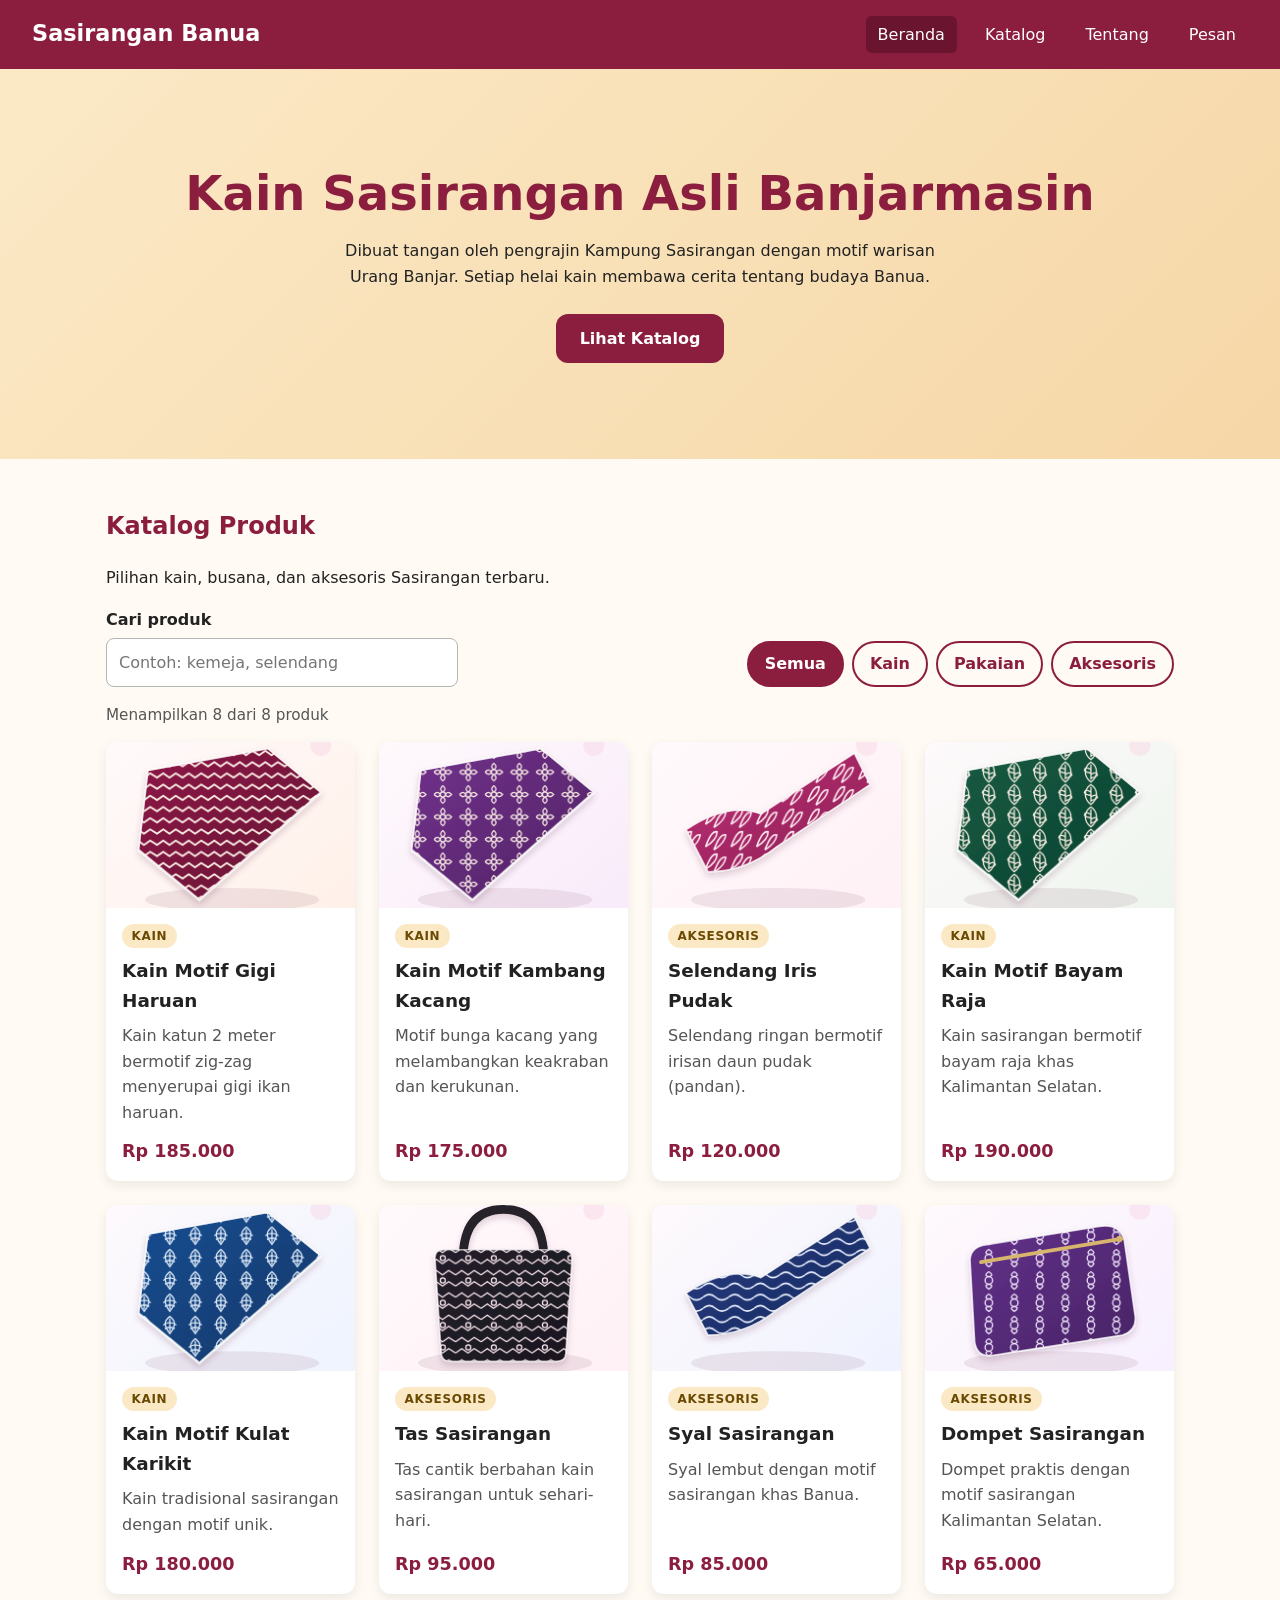
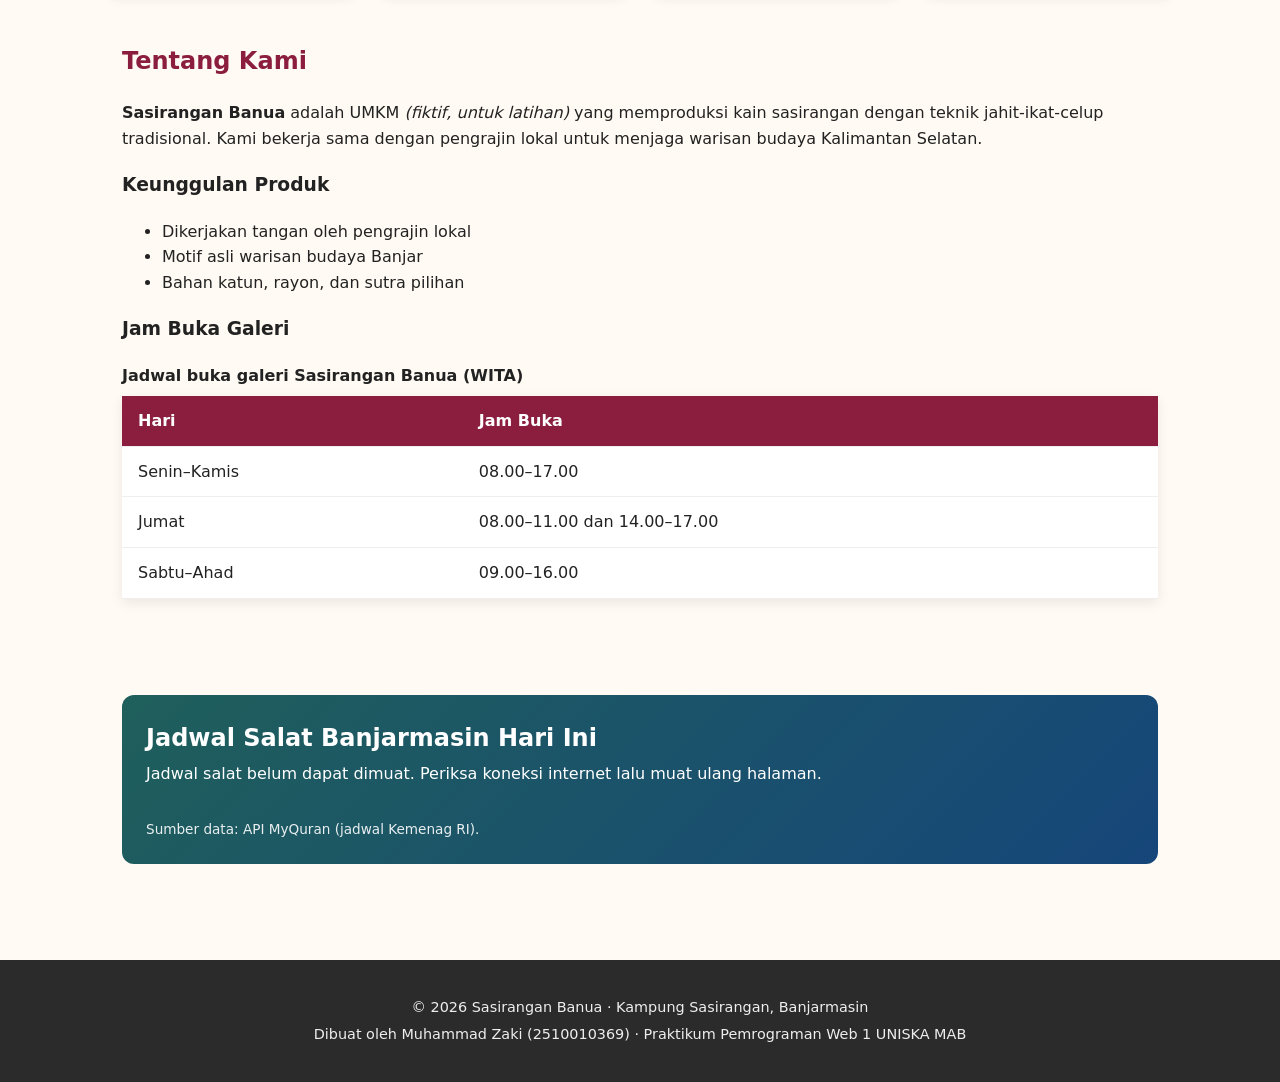
<file: index.html>
<!DOCTYPE html> 
<html lang="id">
<head> 
    <script src="js/jadwal-salat.js" defer></script> 
    <meta charset="UTF-8">  
    <meta name="viewport" content="width=device-width, initial-scale=1.0"> 
    <meta name="description" content="Katalog kain dan busana Sasirangan khas Banjarmasin 
      karya pengrajin lokal.">
       <link rel="stylesheet" href="css/style.css">
       <script src="js/katalog.js" defer></script>
       <title>Sasirangan Banua | Kain Khas Banjar</title>
       <link rel="icon" type="image/x-icon" href="img/favicon.ico">
    </head> 
    <body> 
        <!-- ========== HEADER & NAVIGASI ========== --> 
         <header class="header-situs">   
            <p class="logo"><a href="index.html">Sasirangan Banua</a></p>   
            <nav aria-label="Navigasi utama">     
                <ul class="menu">       
                    <li><a href="index.html" aria-current="page">Beranda</a></li>       
                    <li><a href="#katalog">Katalog</a></li>       
                    <li><a href="#tentang">Tentang</a></li>       
                    <li><a href="kontak.html">Pesan</a></li>     
                </ul>   
            </nav> 
        </header>
       <main>   <!-- ========== HERO ========== -->   
        <section class="hero" id="beranda">     
            <h1>Kain Sasirangan Asli Banjarmasin</h1>     
            <p>Dibuat tangan oleh pengrajin Kampung Sasirangan dengan motif warisan Urang Banjar.       
                Setiap helai kain membawa cerita tentang budaya Banua.</p>     
                <a class="tombol" href="#katalog">Lihat Katalog</a>   
            </section>
       <!-- ========== KATALOG ========== -->
    <section class="bagian" id="katalog">
      <h2>Katalog Produk</h2>
      <p>Pilihan kain, busana, dan aksesoris Sasirangan terbaru.</p>

     <div class="kontrol-katalog">
 <div class="kolom">
 <label for="cari">Cari produk</label>
 <input type="search" id="cari" placeholder="Contoh: kemeja, selendang">
 </div>
 <div class="filter" role="group" aria-label="Filter kategori">
 <button type="button" class="tombol-filter aktif" data-kategori="semua"
 aria-pressed="true">Semua</button>
 <button type="button" class="tombol-filter" data-kategori="kain"
 aria-pressed="false">Kain</button>
 <button type="button" class="tombol-filter" data-kategori="pakaian"
 aria-pressed="false">Pakaian</button>
 <button type="button" class="tombol-filter" data-kategori="aksesoris"
 aria-pressed="false">Aksesoris</button>
 </div>
</div>
<p id="info-jumlah" class="info-jumlah" aria-live="polite"></p>
<div id="daftar-katalog" class="katalog-grid"></div>
<noscript><p>Aktifkan JavaScript untuk melihat katalog produk.</p></noscript>
        <!-- ========== TENTANG ========== -->
    <section class="bagian" id="tentang">
      <h2>Tentang Kami</h2>
      <p>
        <strong>Sasirangan Banua</strong> adalah UMKM
        <em>(fiktif, untuk latihan)</em> yang memproduksi kain sasirangan
        dengan teknik jahit-ikat-celup tradisional. Kami bekerja sama
        dengan pengrajin lokal untuk menjaga warisan budaya Kalimantan Selatan.
      </p>

      <h3>Keunggulan Produk</h3>
      <ul>
        <li>Dikerjakan tangan oleh pengrajin lokal</li>
        <li>Motif asli warisan budaya Banjar</li>
        <li>Bahan katun, rayon, dan sutra pilihan</li>
      </ul>

      <h3>Jam Buka Galeri</h3>
      <table>
        <caption>Jadwal buka galeri Sasirangan Banua (WITA)</caption>
        <thead>
          <tr>
            <th scope="col">Hari</th>
            <th scope="col">Jam Buka</th>
          </tr>
        </thead>
        <tbody>
          <tr>
            <td>Senin–Kamis</td>
            <td>08.00–17.00</td>
          </tr>
          <tr>
            <td>Jumat</td>
            <td>08.00–11.00 dan 14.00–17.00</td>
          </tr>
          <tr>
            <td>Sabtu–Ahad</td>
            <td>09.00–16.00</td>
          </tr>
        </tbody>
      </table>
    </section>
    <!-- ========== JADWAL SALAT (data dari API) ========== -->
<section class="bagian" id="jadwal">
  <div class="jadwal-salat" id="jadwal-salat">
    <h2>Jadwal Salat Banjarmasin Hari Ini</h2>
    <p class="status" aria-live="polite">Memuat jadwal salat...</p>
    <ul class="daftar-waktu" hidden></ul>
    <p class="sumber">Sumber data: API MyQuran (jadwal Kemenag RI).</p>
  </div>
</section>

  </main>

    <!-- ========== FOOTER ========== --> 
  <footer class="footer-situs"> 
    <p>&copy; 2026 Sasirangan Banua &middot; Kampung Sasirangan, Banjarmasin</p> 
    <p>Dibuat oleh Muhammad Zaki (2510010369) &middot; Praktikum Pemrograman Web 1 UNISKA MAB</p> 
  </footer>
    </html>
</file>
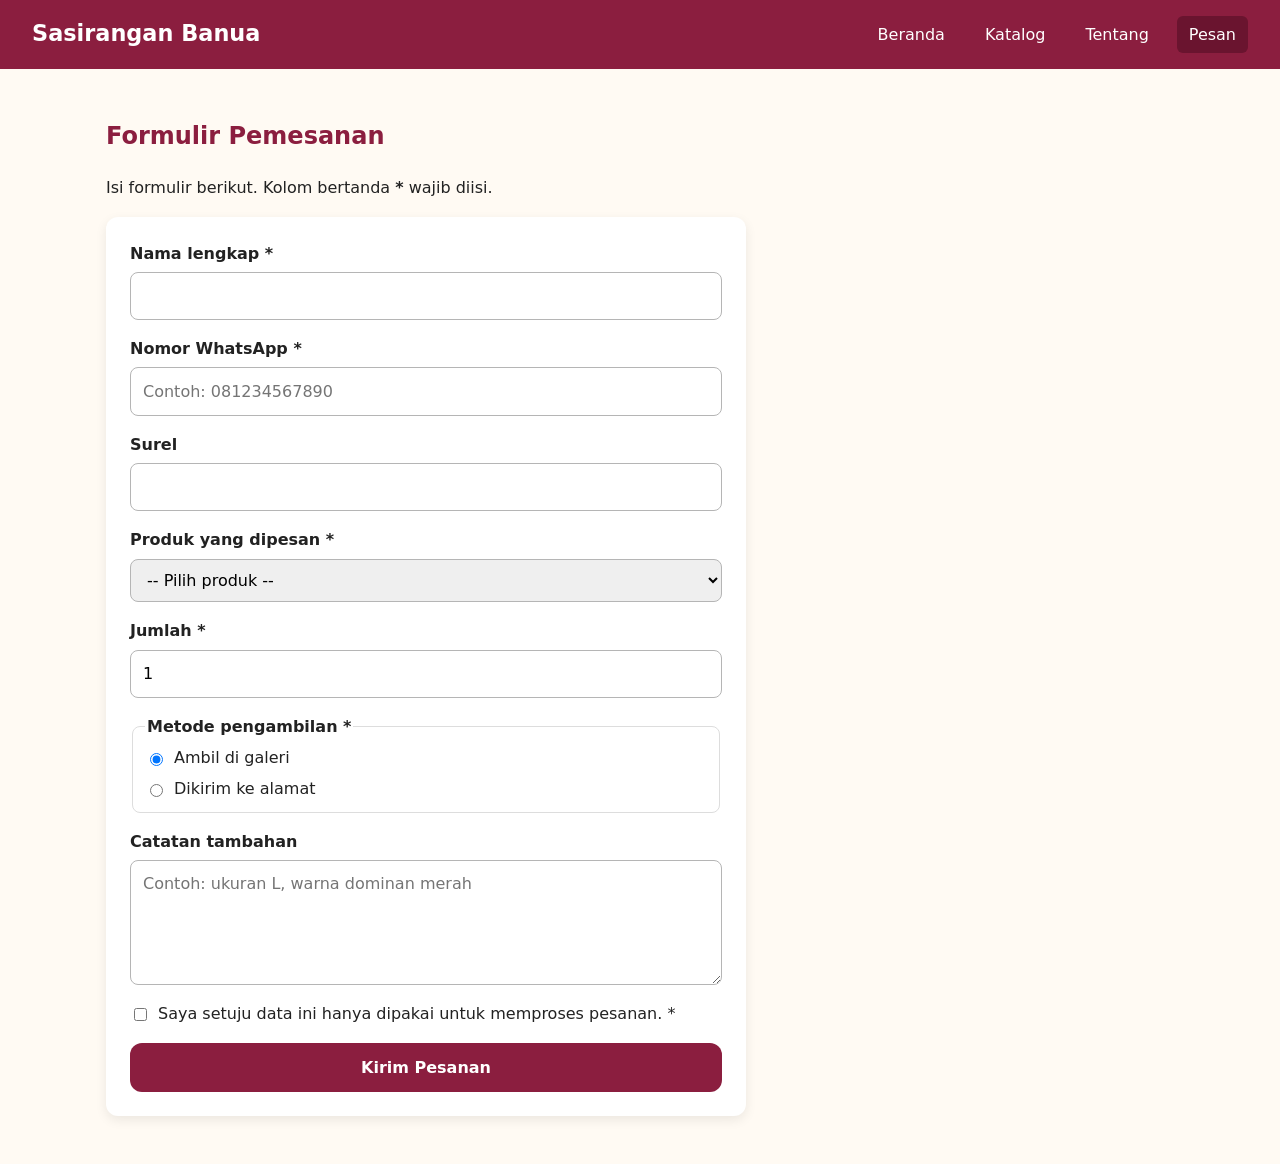
<file: kontak.html>
<!DOCTYPE html> 
<html lang="id">  
<head> 
<meta charset="UTF-8"> 
<meta name="viewport" content="width=device-width, initial-scale=1.0"> 
<meta name="description"
  content="Halaman Formulir Pemesanan Kain Sasirangan Banua: isi nama,nomor WhatsApp,produk, dan jumlah pesanan.">
  <link rel="stylesheet" href="css/style.css">
  <script src="js/form.js" defer></script> 
    <title>Pemesanan Kain Sasirangan</title>
</head>
<body>
        <!-- ========== HEADER & NAVIGASI ========== --> 
<header class="header-situs"> 
  <p class="logo"><a href="index.html">Sasirangan Banua</a></p> 
  <nav aria-label="Navigasi utama"> 
    <ul class="menu"> 
      <li><a href="index.html">Beranda</a></li> 
      <li><a href="index.html#katalog">Katalog</a></li> 
      <li><a href="#tentang">Tentang</a></li> 
      <li><a href="kontak.html" aria-current="page">Pesan</a></li> 
    </ul> 
  </nav> 
</header>

 <main> 
   <section class="bagian" id="pesan"> 
     <h1>Formulir Pemesanan</h1> 
     <p>Isi formulir berikut. Kolom bertanda <strong>*</strong> wajib diisi.</p> 
  
     <form id="form-pesan" class="form-pesan" action="#" method="get" novalidate> 
       <div class="kolom"> 
         <label for="nama">Nama lengkap *</label> 
         <input type="text" id="nama" name="nama" required minlength="3" autocomplete="name"
         aria-describedby="error-nama"> 
         <p class="pesan-error" id="error-nama"></p>

       </div> 
  
       <div class="kolom"> 
         <label for="wa">Nomor WhatsApp *</label> 
         <input type="tel" id="wa" name="wa" required pattern="08[0-9]{8,11}" 
           placeholder="Contoh: 081234567890" autocomplete="tel"
           aria-describedby="error-wa">
           <p class="pesan-error" id="error-wa"></p> 
       </div> 
  
       <div class="kolom"> 
         <label for="email">Surel</label> 
         <input type="email" id="email" name="email" autocomplete="email"
         aria-describedby="error-email"> 
         <p class="pesan-error" id="error-email"></p>

       </div> 
  
       <div class="kolom"> 
         <label for="produk">Produk yang dipesan *</label> 
         <select id="produk" name="produk" required aria-describedby="error-produk"> 
           <option value="">-- Pilih produk --</option> 
           <option>Kain Motif Gigi Haruan</option> 
           <option>Kain Motif Kambang Kacang</option> 
           <option>Selendang Iris Pudak</option> 
           <option>Kemeja Bayam Raja</option> 
           <option>Tas Naga Balimbur</option> 
           <option>Gamis Ombak Sinapur Karang</option> 
         </select> 
         <p class="pesan-error" id="error-produk"></p>

       </div> 
  
       <div class="kolom"> 
         <label for="jumlah">Jumlah *</label> 
         <input type="number" id="jumlah" name="jumlah" min="1" max="50" value="1" required
         aria-describedby="error-Jumlah"> 
         <p class="pesan-error" id="error-jumlah"></p>

       </div> 
  
       <fieldset> 
         <legend>Metode pengambilan *</legend> 
         <label><input type="radio" name="pengambilan" value="Ambil di galeri" checked> Ambil di galeri</label> 
         <label><input type="radio" name="pengambilan" value="Dikirim ke alamat"> Dikirim ke alamat</label> 
       </fieldset> 
  
       <div class="kolom"> 
         <label for="catatan">Catatan tambahan</label> 
         <textarea id="catatan" name="catatan" rows="4" maxlength="300" 
           placeholder="Contoh: ukuran L, warna dominan merah"></textarea> 
       </div> 

       <div class="kolom">
       <label class="cek"> 
         <input type="checkbox" id="setuju" name="setuju" required
         aria-describedby="error-setuju"> 
         Saya setuju data ini hanya dipakai untuk memproses pesanan. * 
       </label> 
       <p class="pesan-error" id="error-setuju"></p>
       </div>
   

       <button type="submit" class="tombol">Kirim Pesanan</button> 
     </form> 
     <!-- Muncul setelah formulir valid -->
<div id="hasil-pesan" class="hasil-pesan" hidden>
  <h2>Ringkasan Pesanan</h2>
  <pre id="ringkasan"></pre>
  <a id="tautan-wa" class="tombol" href="#" target="_blank" rel="noopener">Lanjutkan ke WhatsApp</a>
</div>
   </section> 
 </main> 
</body>
</file>
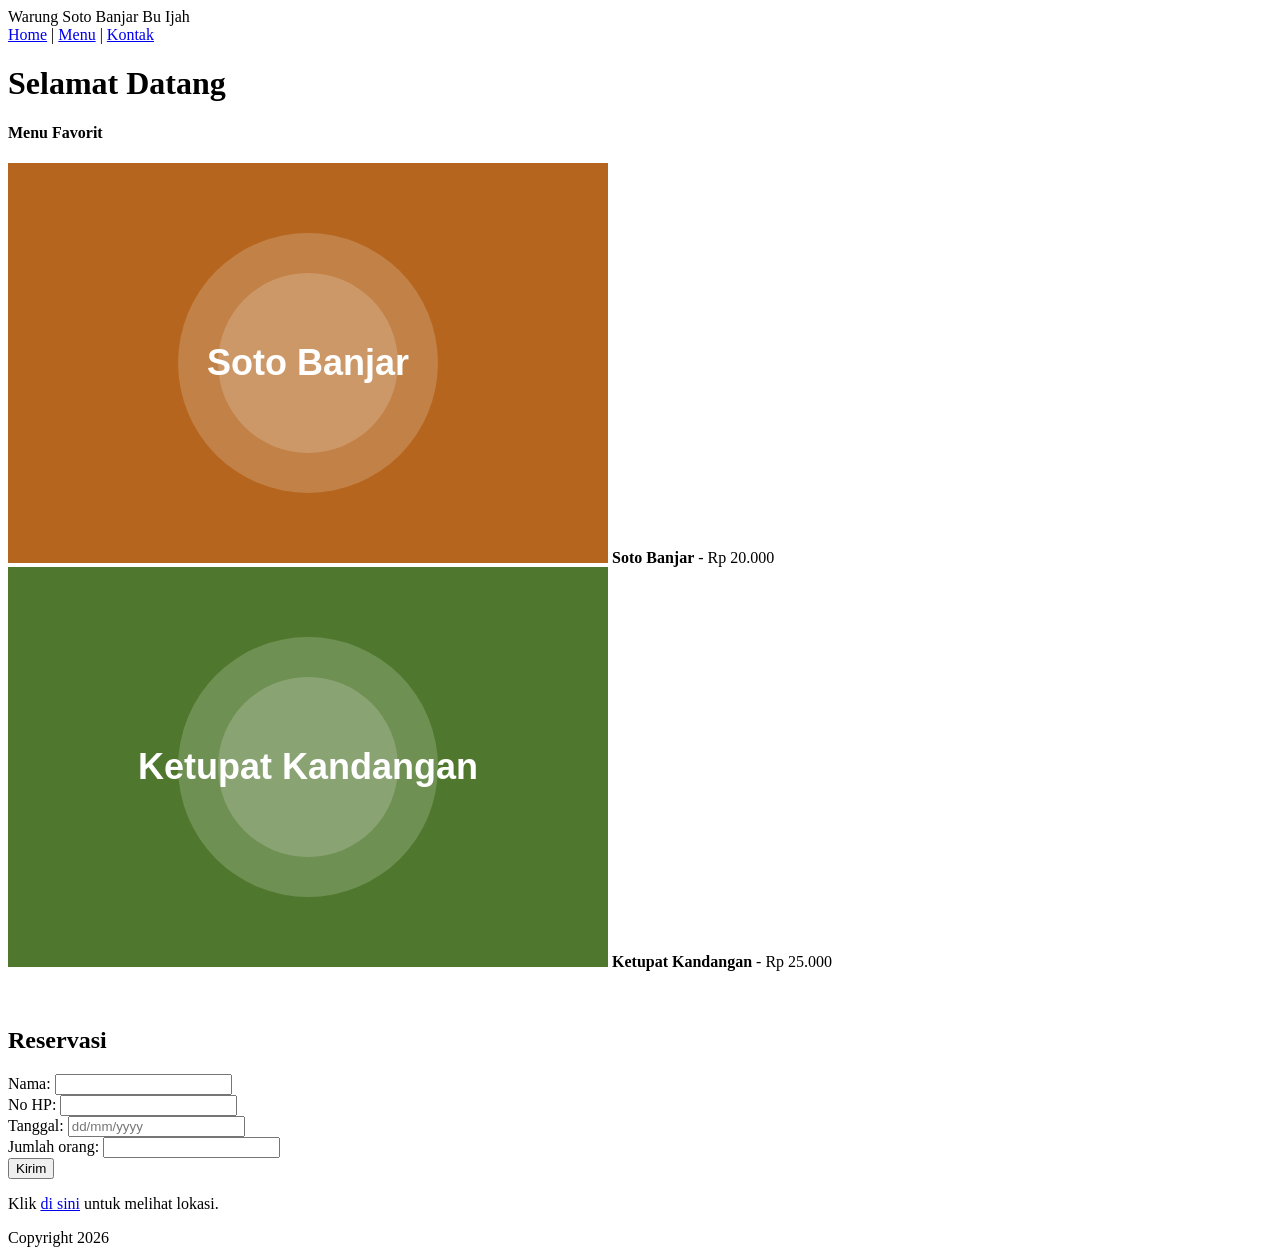
<file: bedah-kode-ai/modul-1-warung-soto.html>
<html>
<head>
<title>Warung Soto</title>

</head>
<body>
<div class="header">
  <div class="judul">Warung Soto Banjar Bu Ijah</div>
  <div class="menu">
    <a href="#">Home</a> | <a href="#">Menu</a> | <a href="#">Kontak</a>
  </div>
</div>
<div class="konten">
  <h1>Selamat Datang</h1>
  <h4>Menu Favorit</h4>
  <img src="img/soto-banjar.svg">
  <b>Soto Banjar</b> - Rp 20.000<br>
  <img src="img/ketupat-kandangan.svg">
  <b>Ketupat Kandangan</b> - Rp 25.000<br>
  <br><br>
  <h2>Reservasi</h2>
  <form>
    Nama: <input type="text"><br>
    No HP: <input type="text"><br>
    Tanggal: <input type="text" placeholder="dd/mm/yyyy"><br>
    Jumlah orang: <input type="text"><br>
    <input type="submit" value="Kirim">
  </form>
  <p>Klik <a href="https://maps.google.com">di sini</a> untuk melihat lokasi.</p>
</div>
<div class="footer">Copyright 2026</div>
</body>
</html>
</file>
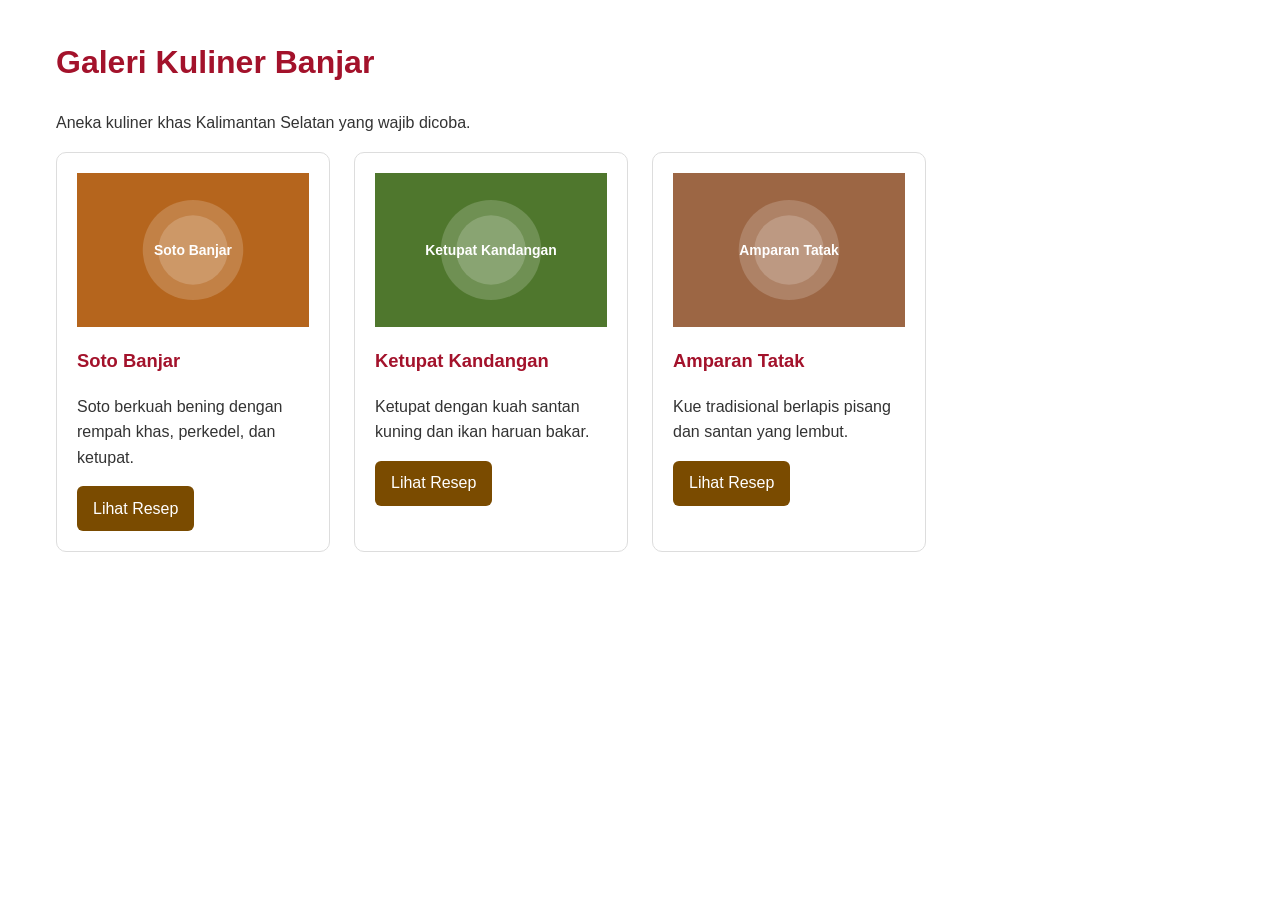
<file: bedah-kode-ai/modul-2-galeri.html>
<!DOCTYPE html>
<html lang="id">
<head>
  <meta charset="UTF-8">
  <meta name="viewport" content="width=device-width, initial-scale=1.0">
  <title>Galeri Kuliner Banjar</title>
  <link rel="stylesheet" href="modul-2-galeri.css">
</head>
<body>
  <main class="container">
    <h1 id="judul-utama">Galeri Kuliner Banjar</h1>
    <p>Aneka kuliner khas Kalimantan Selatan yang wajib dicoba.</p>

    <div class="galeri">
      <article class="kartu">
        <img src="img/soto-banjar.svg" alt="Semangkuk soto banjar">
        <h3>Soto Banjar</h3>
        <p>Soto berkuah bening dengan rempah khas, perkedel, dan ketupat.</p>
        <a href="#" class="tombol">Lihat Resep</a>
      </article>

      <article class="kartu">
        <img src="img/ketupat-kandangan.svg" alt="Ketupat kandangan dengan kuah santan">
        <h3>Ketupat Kandangan</h3>
        <p>Ketupat dengan kuah santan kuning dan ikan haruan bakar.</p>
        <a href="#" class="tombol">Lihat Resep</a>
      </article>

      <article class="kartu">
        <img src="img/amparan-tatak.svg" alt="Potongan kue amparan tatak">
        <h3>Amparan Tatak</h3>
        <p>Kue tradisional berlapis pisang dan santan yang lembut.</p>
        <a href="#" class="tombol">Lihat Resep</a>
      </article>
    </div>
  </main>
</body>
</html>
</file>
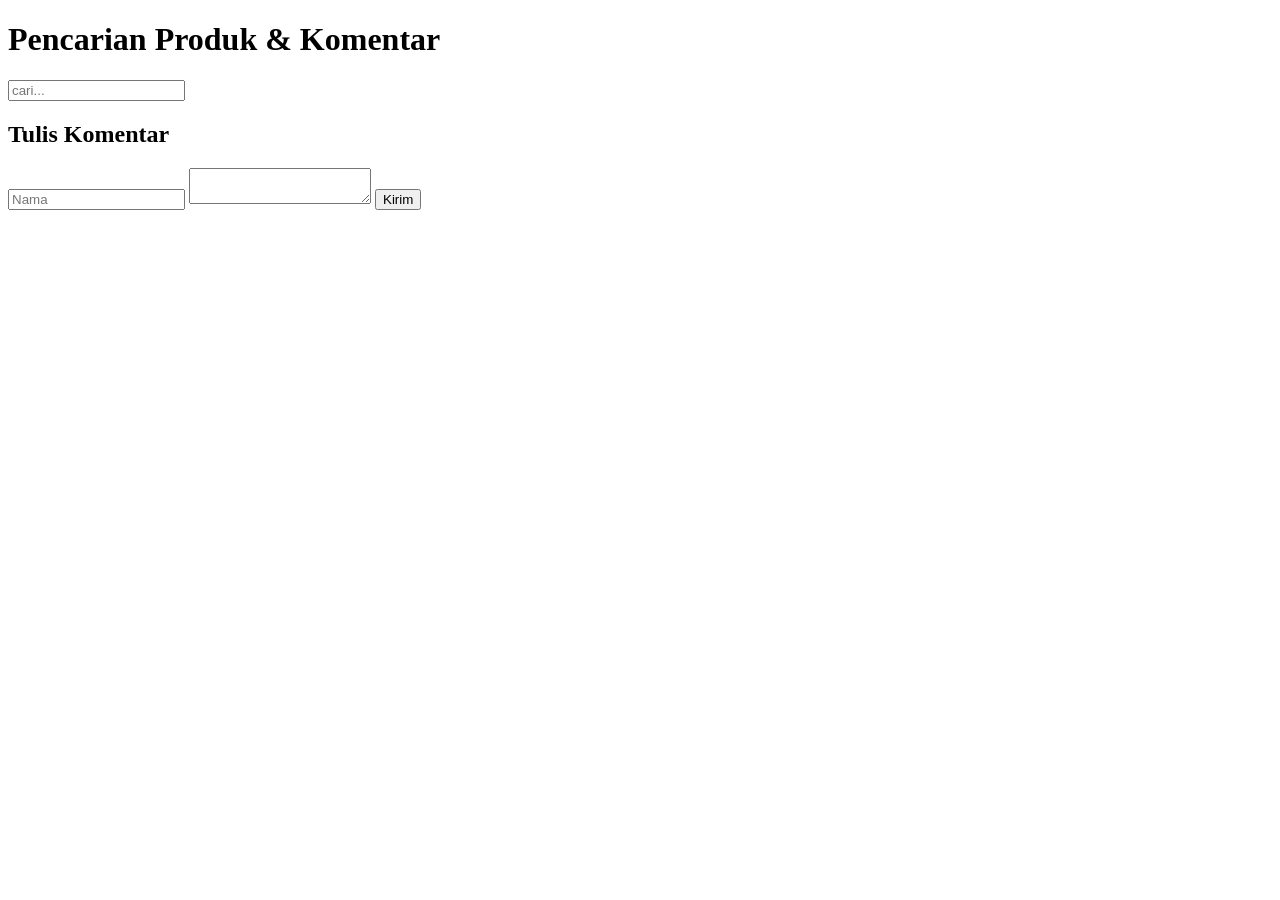
<file: bedah-kode-ai/modul-3-komentar.html>
<!DOCTYPE html>
<html lang="id">
<head>
  <meta charset="UTF-8">
  <meta name="viewport" content="width=device-width, initial-scale=1.0">
  <title>Bedah Kode AI - Modul 3</title>
  
</head>
<body>
  <h1>Pencarian Produk &amp; Komentar</h1>

  <input id="cari" placeholder="cari...">
  <div id="hasil"></div>

  <h2>Tulis Komentar</h2>
  <input id="nama" placeholder="Nama">
  <textarea id="komentar"></textarea>
  <button onclick="kirim()">Kirim</button>
  <div id="daftar-komentar"></div>

  <script>
    var produk = ["Kain Gigi Haruan", "Selendang Iris Pudak", "Kemeja Bayam Raja"];

    document.getElementById("cari").onkeyup = function () {
      var kata = document.getElementById("cari").value;
      var hasil = "";
      for (var i = 0; i <= produk.length; i++) {
        if (produk[i].indexOf(kata) != -1) {
          hasil += "<p>" + produk[i] + "</p>";
        }
      }
      document.getElementById("hasil").innerHTML = hasil;
    };

    function kirim() {
      var nama = document.getElementById("nama").value;
      var komentar = document.getElementById("komentar").value;
      if (nama == "" || komentar == "") {
        alert("isi dulu!");
      }
      document.getElementById("daftar-komentar").innerHTML +=
        "<p><b>" + nama + "</b>: " + komentar + "</p>";
    }
  </script>
</body>
</html>
</file>
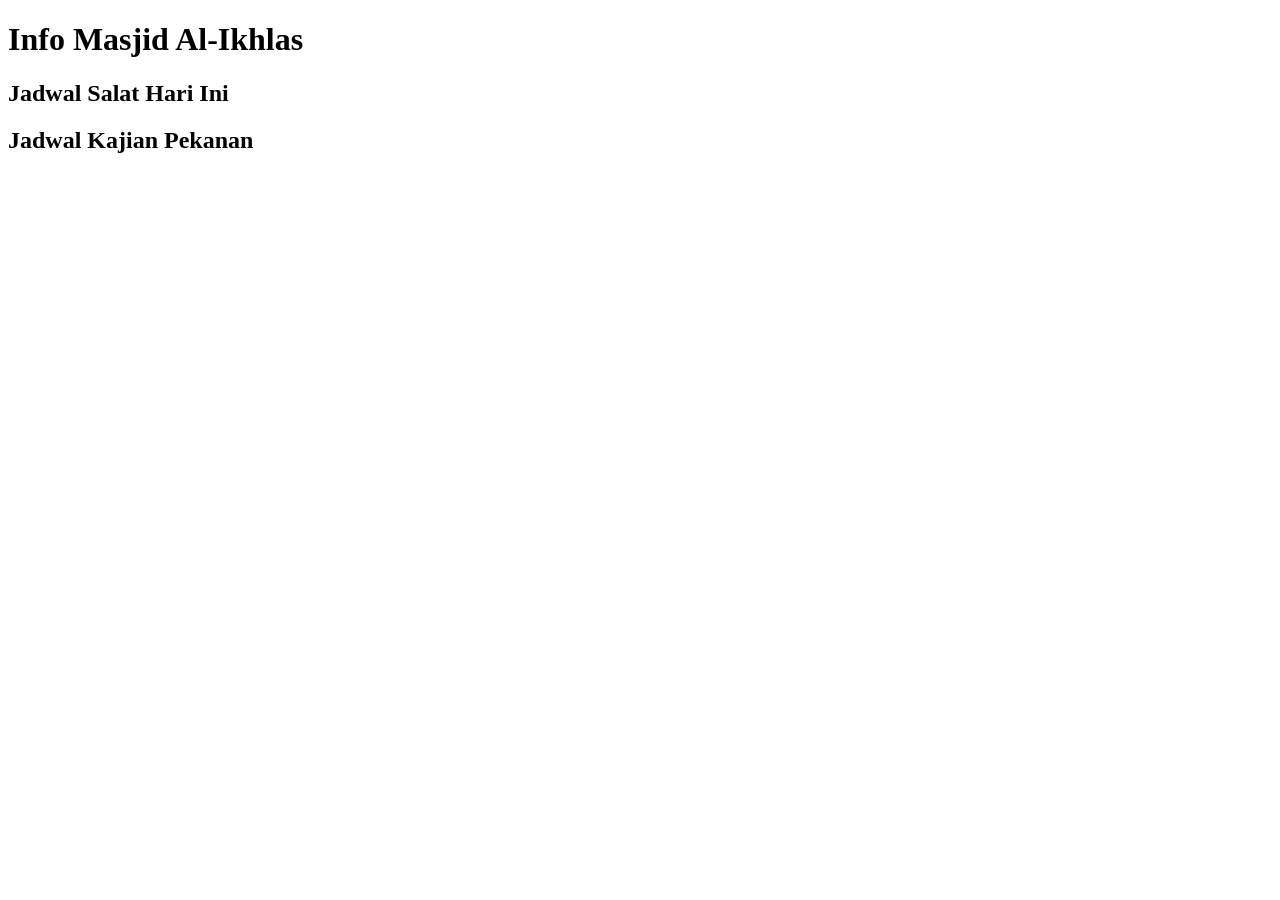
<file: bedah-kode-ai/modul-4-masjid.html>
<!DOCTYPE html>
<html lang="id">
<head>
  <meta charset="UTF-8">
  <meta name="viewport" content="width=device-width, initial-scale=1.0">
  <title>Bedah Kode AI - Modul 4</title>
  
  <script src="modul-4-masjid.js" defer></script>
</head>
<body>
  <h1>Info Masjid Al-Ikhlas</h1>

  <h2>Jadwal Salat Hari Ini</h2>
  <div id="jadwal"></div>

  <h2>Jadwal Kajian Pekanan</h2>
  <ul id="daftar-kajian"></ul>
</body>
</html>
</file>
<file: css/style.css>
/* =========================================================
 Sasirangan Banua — style.css
 Pendekatan: mobile-first (gaya dasar untuk HP, lalu
 disesuaikan untuk layar lebar dengan media query)
 ========================================================= */
/* ---------- 1. Variabel (custom properties) ---------- */
:root {
    --warna-utama: #8b1e3f;
    /* merah marun sasirangan */
    --warna-utama-gelap: #6a142f;
    --warna-aksen: #e0a526;
    /* kuning kunyit */
    --warna-krem: #fbe9c6;
    --warna-teks: #222222;
    --warna-teks-lembut: #555555;
    --warna-latar: #fffaf3;
    --warna-kartu: #ffffff;
    --radius: 12px;
    --bayangan: 0 4px 12px rgba(0, 0, 0, 0.08);
    --lebar-maks: 1100px;
}

/* ---------- 2. Reset ringan & dasar ---------- */
*,
*::before,
*::after {
    box-sizing: border-box;
}

html {
    scroll-behavior: smooth;
    scroll-padding-top: 7rem;
    /* agar judul tidak tertutup header sticky */
}

body {
    margin: 0;
    font-family: "Segoe UI", system-ui, -apple-system, Roboto, Arial, sans-serif;
    font-size: 1rem;
    line-height: 1.6;
    color: var(--warna-teks);
    background-color: var(--warna-latar);
}

img {
    display: block;
    max-width: 100%;
    height: auto;
}

a {
    color: var(--warna-utama);
}

/* Penanda fokus untuk pengguna keyboard — JANGAN dihapus */
a:focus-visible,
button:focus-visible,
input:focus-visible,
select:focus-visible,
textarea:focus-visible {
    outline: 3px solid var(--warna-utama-gelap);
    outline-offset: 2px;
}

a {
    color: var(--warna-utama);
}

/* Penanda fokus untuk pengguna keyboard  JANGAN dihapus */
a:focus-visible,
button:focus-visible,
input:focus-visible,
select:focus-visible,
textarea:focus-visible {
    outline: 3px solid var(--warna-utama-gelap);
    outline-offset: 2px;
}

/* ---------- 3. Header & navigasi (Flexbox) ---------- */
.header-situs {
    position: sticky;
    top: 0;
    z-index: 10;
    display: flex;
    flex-direction: column;
    /* HP: logo di atas menu */
    align-items: center;
    gap: 0.5rem;
    padding: 1rem;
    background-color: var(--warna-utama);
    color: #ffffff;
}

.logo {
    margin: 0;
    font-size: 1.4rem;
    font-weight: 700;
}

.logo a {
    color: inherit;
    text-decoration: none;
}

.menu {
    display: flex;
    flex-wrap: wrap;
    justify-content: center;
    gap: 0.25rem 1rem;
    margin: 0;
    padding: 0;
    list-style: none;
}

.menu a {
    display: block;
    padding: 0.35rem 0.75rem;
    border-radius: 6px;
    color: #ffffff;
    text-decoration: none;
}

.menu a:hover,
.menu a[aria-current="page"] {
    background-color: var(--warna-utama-gelap);
}

.header-situs a:focus-visible {
    outline-color: #ffffff;
    /* fokus putih agar terlihat di latar header yang gelap */
}

/* ---------- 4. Hero ---------- */
.hero {
    padding: 4rem 1rem;
    text-align: center;
    background: linear-gradient(135deg, var(--warna-krem), #f6d7a7);
}

.hero h1 {
    margin: 0 0 1rem;
    font-size: clamp(1.8rem, 5vw, 3rem);
    line-height: 1.2;
    color: var(--warna-utama);
}

.hero p {
    max-width: 40rem;
    margin: 0 auto 1.5rem;
}

/* ---------- 5. Tombol ---------- */
.tombol {
    display: inline-block;
    padding: 0.75rem 1.5rem;
    border: none;
    border-radius: var(--radius);
    background-color: var(--warna-utama);
    color: #ffffff;
    font: inherit;
    font-weight: 600;
    text-decoration: none;
    cursor: pointer;
    transition: background-color 0.2s ease, transform 0.2s ease;
}

.tombol:hover {
    background-color: var(--warna-utama-gelap);
    transform: translateY(-2px);
}

/* ---------- 6. Bagian (section) umum ---------- */
.bagian {
    max-width: var(--lebar-maks);
    margin-inline: auto;
    padding: 3rem 1rem;
}

.bagian h1,
.bagian h2 {
    margin-top: 0;
    color: var(--warna-utama);
}

/* ---------- 7. Katalog (CSS Grid) ---------- */
.katalog-grid {
    display: grid;
    grid-template-columns: repeat(auto-fill, minmax(240px, 1fr));
    gap: 1.5rem;
}

.kartu {
    display: flex;
    flex-direction: column;
    overflow: hidden;
    border-radius: var(--radius);
    background-color: var(--warna-kartu);
    box-shadow: var(--bayangan);
    transition: transform 0.2s ease;
}

.kartu:hover {
    transform: translateY(-4px);
}

.kartu img {
    width: 100%;
    aspect-ratio: 3 / 2;
    object-fit: cover;
}

.kartu-isi {
    display: flex;
    flex-direction: column;
    flex-grow: 1;
    /* isi kartu mengisi sisa tinggi */
    padding: 1rem;
}

.kartu h3 {
    margin: 0 0 0.5rem;
    font-size: 1.15rem;
}

.kartu p {
    margin: 0 0 0.75rem;
    color: var(--warna-teks-lembut);
}

.kartu .harga {
    margin-top: auto;
    /* harga selalu di bagian bawah kartu */
    margin-bottom: 0;
    font-size: 1.1rem;
    font-weight: 700;
    color: var(--warna-utama);
}

/* ---------- 8. Tabel ---------- */
table {
    width: 100%;
    border-collapse: collapse;
    background-color: var(--warna-kartu);
    box-shadow: var(--bayangan);
}

caption {
    margin-bottom: 0.5rem;
    font-weight: 600;
    text-align: left;
}

th,
td {
    padding: 0.75rem 1rem;
    border-bottom: 1px solid #eeeeee;
    text-align: left;
}

thead th {
    background-color: var(--warna-utama);
    color: #ffffff;
}

/* ---------- 9. Formulir ---------- */
.form-pesan {
    display: grid;
    gap: 1rem;
    max-width: 40rem;
    padding: 1.5rem;
    border-radius: var(--radius);
    background-color: var(--warna-kartu);
    box-shadow: var(--bayangan);
}

.kolom {
    display: flex;
    flex-direction: column;
    gap: 0.35rem;
}

label,
legend {
    font-weight: 600;
}

input,
select,
textarea {
    width: 100%;
    padding: 0.65rem 0.75rem;
    border: 1px solid #b5b5b5;
    border-radius: 8px;
    font: inherit;
}

fieldset {
    display: flex;
    flex-direction: column;
    gap: 0.35rem;
    border: 1px solid #dddddd;
    border-radius: 8px;
}

fieldset label,
.cek {
    display: flex;
    align-items: center;
    gap: 0.5rem;
    font-weight: 400;
}

input[type="radio"],
input[type="checkbox"] {
    width: auto;
}

/* ---------- 10. Footer ---------- */
.footer-situs {
    padding: 2rem 1rem;
    background-color: #2b2b2b;
    color: #eeeeee;
    font-size: 0.9rem;
    text-align: center;
}

.footer-situs p {
    margin: 0.25rem 0;
}

/* ---------- 11. Responsif: tablet & desktop ---------- */
@media (min-width: 768px) {
    .header-situs {
        flex-direction: row;
        /* logo kiri, menu kanan */
        justify-content: space-between;
        padding-inline: 2rem;
    }

    .hero {
        padding: 6rem 2rem;
    }
}

/* Hormati pengguna yang tidak ingin banyak animasi */
@media (prefers-reduced-motion: reduce) {
    html {
        scroll-behavior: auto;
    }

    * {
        transition: none !important;
    }
}

/* ---------- 12. Komponen interaktif (Modul 3) ---------- */

.kontrol-katalog {
    display: flex;
    flex-direction: column;
    gap: 1rem;
    margin-bottom: 1rem;
}

.filter {
    display: flex;
    flex-wrap: wrap;
    gap: 0.5rem;
}

.tombol-filter {
    padding: 0.5rem 1rem;
    border: 2px solid var(--warna-utama);
    border-radius: 999px;
    background-color: transparent;
    color: var(--warna-utama);
    font: inherit;
    font-weight: 600;
    cursor: pointer;
}

.tombol-filter:hover,
.tombol-filter.aktif {
    background-color: var(--warna-utama);
    color: #ffffff;
}

.info-jumlah {
    color: var(--warna-teks-lembut);
    font-size: 0.95rem;
}

.label-kategori {
    align-self: flex-start;
    margin-bottom: 0.5rem;
    padding: 0.15rem 0.6rem;
    border-radius: 999px;
    background-color: var(--warna-krem);
    color: #6a4a00;
    font-size: 0.75rem;
    font-weight: 700;
    letter-spacing: 0.05em;
    text-transform: uppercase;
}

.pesan-error {
    margin: 0;
    color: #b00020;
    font-size: 0.9rem;
}

.pesan-error:empty {
    display: none; /* Sembunyikan jika belum ada pesan */
}

[aria-invalid="true"] {
    border-color: #b00020;
    background-color: #fff5f6;
}

.hasil-pesan {
    max-width: 40rem;
    margin-top: 2rem;
    padding: 1.5rem;
    border-left: 6px solid var(--warna-aksen);
    border-radius: var(--radius);
    background-color: var(--warna-kartu);
    box-shadow: var(--bayangan);
}

.hasil-pesan h2 {
    margin-top: 0;
}

.hasil-pesan pre {
    white-space: pre-wrap;
    font-family: inherit;
}

@media (min-width: 768px) {
    .kontrol-katalog {
        flex-direction: row;
        align-items: flex-end;
        justify-content: space-between;
    }

    .kontrol-katalog .kolom {
        flex: 1;
        max-width: 22rem;
    }
}
/* ---------- 13. Widget jadwal salat (Modul 4) ---------- */
.jadwal-salat {
  padding: 1.5rem;
  border-radius: var(--radius);
  background: linear-gradient(135deg, #1f5f5b, #16467a);
  color: #ffffff;
}

.jadwal-salat h2 {
  margin: 0 0 0.25rem;
  color: #ffffff;
}

.jadwal-salat .status {
  margin: 0 0 1rem;
}

.daftar-waktu {
  display: grid;
  grid-template-columns: repeat(auto-fit, minmax(110px, 1fr));
  gap: 0.75rem;
  margin: 0;
  padding: 0;
  list-style: none;
}

.daftar-waktu li {
  display: flex;
  flex-direction: column;
  align-items: center;
  padding: 0.75rem;
  border-radius: 10px;
  background-color: rgba(255, 255, 255, 0.15);
}

.daftar-waktu strong {
  font-size: 1.4rem;
}

.jadwal-salat .sumber {
  margin: 1rem 0 0;
  font-size: 0.85rem;
  opacity: 0.9;
}
</file>
<file: bedah-kode-ai/modul-2-galeri.css>
/* Versi perbaikan — Bedah Kode AI Modul 2 */
:root {
  --warna-judul: #a3122b;
  /* merah gelap, kontras ±7,8:1 dengan putih */
  --warna-teks: #333333;
  /* kontras ±12,6:1 */
  --warna-tombol: #7a4b00;
  /* cokelat gelap; teks putih kontras ±7,4:1 */
  --warna-fokus: #1d4ed8;
  /* biru tua, kontras ±6,7:1 dengan putih */
}

*,
*::before,
*::after {
  box-sizing: border-box;
  /* lebar sudah termasuk padding & border */
}

body {
  margin: 0;
  font-family: Arial, Helvetica, sans-serif;
  /* selalu beri cadangan */
  font-size: 1rem;
  /* 16px, mudah dibaca */
  line-height: 1.6;
  color: var(--warna-teks);
}

.container {
  width: 100%;
  max-width: 1200px;
  /* tidak lebih lebar dari 1200px, tapi bisa menyusut */
  margin: 0 auto;
  padding: 1rem;
}

#judul-utama,
.kartu h3 {
  color: var(--warna-judul);
  /* tanpa !important */
}

.galeri {
  display: grid;
  grid-template-columns: repeat(auto-fill, minmax(260px, 1fr));
  gap: 1.5rem;
}

.kartu {
  padding: 1.25rem;
  border: 1px solid #dddddd;
  border-radius: 10px;
}

.kartu img {
  display: block;
  width: 100%;
  /* mengikuti lebar kartu */
  height: auto;
  aspect-ratio: 3 / 2;
  object-fit: cover;
  /* tidak gepeng */
}

.kartu h3 {
  font-size: 1.15rem;
}

.tombol {
  display: inline-block;
  padding: 0.6rem 1rem;
  border-radius: 6px;
  background-color: var(--warna-tombol);
  color: #ffffff;
  text-decoration: none;
}

/* Fokus keyboard tetap terlihat */
a:focus-visible {
  outline: 3px solid var(--warna-fokus);
  outline-offset: 2px;
}
</file>
